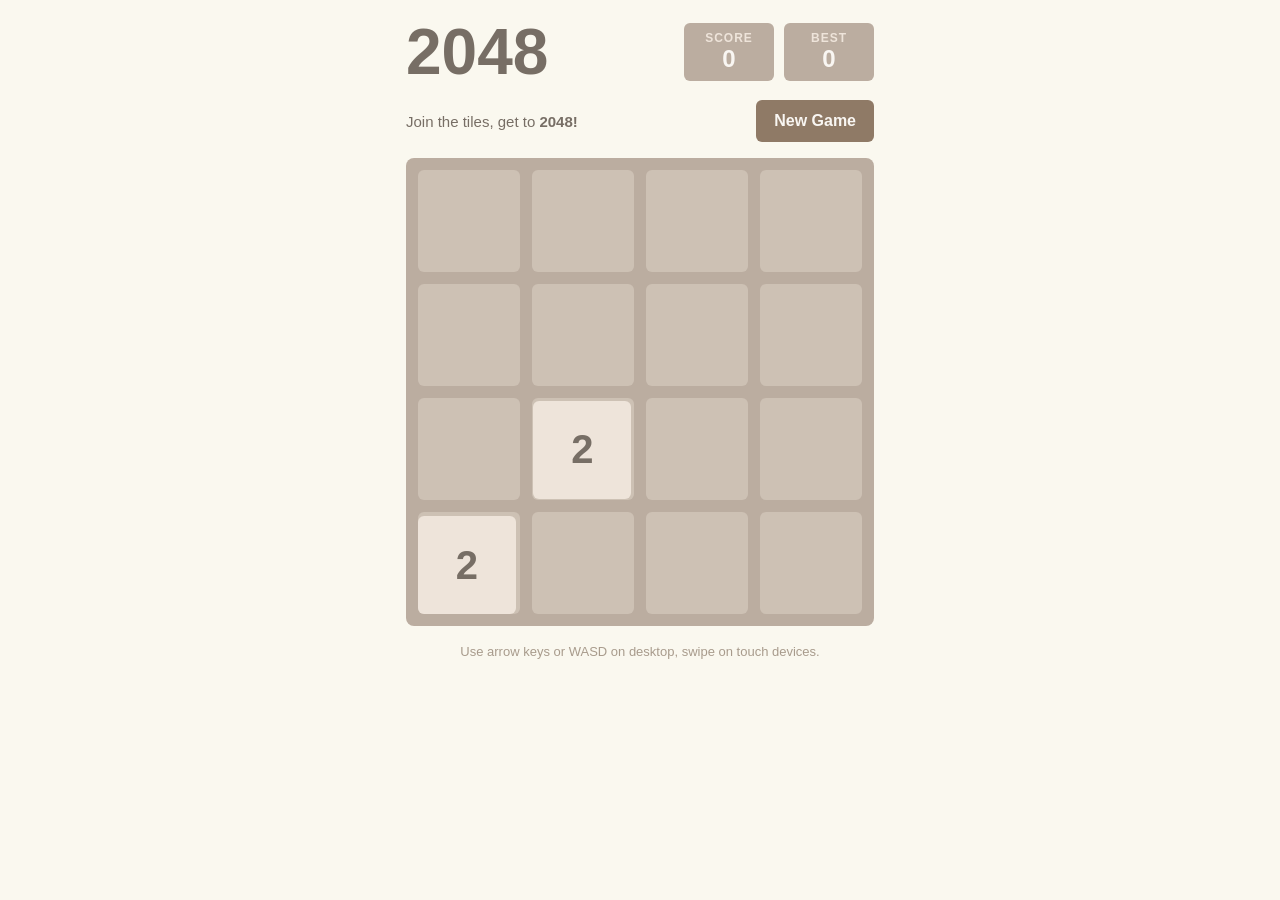
<file: 2048/index.html>
<!DOCTYPE html>
<html lang="en">
<head>
<meta charset="UTF-8">
<meta name="viewport" content="width=device-width, initial-scale=1.0, user-scalable=no">
<title>2048</title>
<style>
  :root {
    --bg: #faf8ef;
    --board: #bbada0;
    --cell: #cdc1b4;
    --text-dark: #776e65;
    --text-light: #f9f6f2;
  }
  * { box-sizing: border-box; margin: 0; padding: 0; }
  html, body {
    background: var(--bg);
    font-family: "Clear Sans", "Helvetica Neue", Arial, sans-serif;
    color: var(--text-dark);
    -webkit-user-select: none;
    user-select: none;
    touch-action: none;
  }
  .wrap {
    max-width: 500px;
    margin: 0 auto;
    padding: 20px 16px;
  }
  .header {
    display: flex;
    align-items: center;
    justify-content: space-between;
    flex-wrap: wrap;
    gap: 10px;
    margin-bottom: 16px;
  }
  h1 { font-size: 64px; line-height: 1; }
  .scores { display: flex; gap: 10px; }
  .score-box {
    background: var(--board);
    color: var(--text-light);
    border-radius: 6px;
    padding: 8px 18px;
    text-align: center;
    min-width: 90px;
  }
  .score-box .label {
    font-size: 12px;
    text-transform: uppercase;
    color: #eee4da;
    font-weight: bold;
    letter-spacing: 1px;
  }
  .score-box .value { font-size: 24px; font-weight: bold; }
  .subbar {
    display: flex;
    align-items: center;
    justify-content: space-between;
    margin-bottom: 16px;
    gap: 10px;
  }
  .subbar p { font-size: 15px; line-height: 1.4; }
  .subbar p b { color: var(--text-dark); }
  button.new {
    background: #8f7a66;
    color: var(--text-light);
    border: none;
    border-radius: 6px;
    padding: 12px 18px;
    font-size: 16px;
    font-weight: bold;
    cursor: pointer;
    white-space: nowrap;
  }
  button.new:hover { background: #9f8b77; }
  .board {
    position: relative;
    background: var(--board);
    border-radius: 8px;
    padding: var(--gap);
    width: 100%;
    aspect-ratio: 1 / 1;
    --gap: 12px;
    --size: 4;
  }
  .grid-bg {
    position: absolute;
    inset: var(--gap);
    display: grid;
    grid-template-columns: repeat(var(--size), 1fr);
    grid-template-rows: repeat(var(--size), 1fr);
    gap: var(--gap);
  }
  .grid-cell { background: var(--cell); border-radius: 6px; }
  .tiles { position: absolute; inset: var(--gap); }
  .tile {
    position: absolute;
    display: flex;
    align-items: center;
    justify-content: center;
    border-radius: 6px;
    font-weight: bold;
    background: #eee4da;
    color: var(--text-dark);
    transition: transform 120ms ease-in-out;
    font-size: clamp(20px, 7vw, 40px);
  }
  .tile.new { animation: pop 160ms ease; }
  .tile.merged { animation: pop 160ms ease; z-index: 5; }
  @keyframes pop {
    0% { transform: scale(0); }
    60% { transform: scale(1.12); }
    100% { transform: scale(1); }
  }
  .tile[data-val="2"]    { background:#eee4da; }
  .tile[data-val="4"]    { background:#ede0c8; }
  .tile[data-val="8"]    { background:#f2b179; color:var(--text-light); }
  .tile[data-val="16"]   { background:#f59563; color:var(--text-light); }
  .tile[data-val="32"]   { background:#f67c5f; color:var(--text-light); }
  .tile[data-val="64"]   { background:#f65e3b; color:var(--text-light); }
  .tile[data-val="128"]  { background:#edcf72; color:var(--text-light); font-size:clamp(17px,6vw,34px);}
  .tile[data-val="256"]  { background:#edcc61; color:var(--text-light); font-size:clamp(17px,6vw,34px);}
  .tile[data-val="512"]  { background:#edc850; color:var(--text-light); font-size:clamp(17px,6vw,34px);}
  .tile[data-val="1024"] { background:#edc53f; color:var(--text-light); font-size:clamp(14px,5vw,28px);}
  .tile[data-val="2048"] { background:#edc22e; color:var(--text-light); font-size:clamp(14px,5vw,28px);}
  .tile[data-big]        { background:#3c3a32; color:var(--text-light); font-size:clamp(13px,4.5vw,26px);}
  .overlay {
    position: absolute;
    inset: 0;
    display: none;
    flex-direction: column;
    align-items: center;
    justify-content: center;
    border-radius: 8px;
    z-index: 10;
    gap: 16px;
  }
  .overlay.show { display: flex; }
  .overlay.win  { background: rgba(237,194,46,0.5); }
  .overlay.lose { background: rgba(238,228,218,0.73); }
  .overlay .msg { font-size: 48px; font-weight: bold; }
  .footer { margin-top: 18px; font-size: 13px; color:#a89b8c; text-align:center; }
</style>
</head>
<body>
<div class="wrap">
  <div class="header">
    <h1>2048</h1>
    <div class="scores">
      <div class="score-box"><div class="label">Score</div><div class="value" id="score">0</div></div>
      <div class="score-box"><div class="label">Best</div><div class="value" id="best">0</div></div>
    </div>
  </div>
  <div class="subbar">
    <p>Join the tiles, get to <b>2048!</b></p>
    <button class="new" id="new">New Game</button>
  </div>
  <div class="board" id="board">
    <div class="grid-bg" id="gridBg"></div>
    <div class="tiles" id="tiles"></div>
    <div class="overlay" id="overlay">
      <div class="msg" id="overlayMsg"></div>
      <button class="new" id="keepGoing" style="display:none">Keep going</button>
      <button class="new" id="tryAgain">Try again</button>
    </div>
  </div>
  <p class="footer">Use arrow keys or WASD on desktop, swipe on touch devices.</p>
</div>

<script>
(function () {
  const SIZE = 4;
  const boardEl = document.getElementById("board");
  const gridBg = document.getElementById("gridBg");
  const tilesEl = document.getElementById("tiles");
  const scoreEl = document.getElementById("score");
  const bestEl = document.getElementById("best");
  const overlay = document.getElementById("overlay");
  const overlayMsg = document.getElementById("overlayMsg");
  const keepGoingBtn = document.getElementById("keepGoing");
  const tryAgainBtn = document.getElementById("tryAgain");

  let grid, score, best, won, over, keepPlaying;
  let nextId = 1;

  best = Number(localStorage.getItem("best2048") || 0);

  // Build static background cells
  for (let i = 0; i < SIZE * SIZE; i++) {
    const c = document.createElement("div");
    c.className = "grid-cell";
    gridBg.appendChild(c);
  }

  function emptyGrid() {
    return Array.from({ length: SIZE }, () => Array(SIZE).fill(null));
  }

  function emptyCells() {
    const cells = [];
    for (let r = 0; r < SIZE; r++)
      for (let c = 0; c < SIZE; c++)
        if (!grid[r][c]) cells.push({ r, c });
    return cells;
  }

  function addRandomTile() {
    const cells = emptyCells();
    if (!cells.length) return;
    const { r, c } = cells[Math.floor(Math.random() * cells.length)];
    grid[r][c] = { id: nextId++, val: Math.random() < 0.9 ? 2 : 4, isNew: true };
  }

  function init() {
    grid = emptyGrid();
    score = 0;
    won = false;
    over = false;
    keepPlaying = false;
    addRandomTile();
    addRandomTile();
    overlay.className = "overlay";
    render();
  }

  function render() {
    tilesEl.innerHTML = "";
    const n = SIZE;
    // Layout math in percentages of the tiles container (which is inset by gap already).
    // Container holds n tiles + (n-1) gaps. Let gap fraction g of container width.
    const g = 0.04; // gap as fraction of container
    const tileFrac = (1 - g * (n - 1)) / n;
    const step = tileFrac + g;

    for (let r = 0; r < n; r++) {
      for (let c = 0; c < n; c++) {
        const cell = grid[r][c];
        if (!cell) continue;
        const t = document.createElement("div");
        t.className = "tile";
        t.dataset.val = cell.val;
        if (cell.val > 2048) t.dataset.big = "1";
        t.textContent = cell.val;
        t.style.width = (tileFrac * 100) + "%";
        t.style.height = (tileFrac * 100) + "%";
        t.style.left = (c * step * 100) + "%";
        t.style.top = (r * step * 100) + "%";
        if (cell.isNew) t.classList.add("new");
        if (cell.merged) t.classList.add("merged");
        tilesEl.appendChild(t);
        cell.isNew = false;
        cell.merged = false;
      }
    }
    scoreEl.textContent = score;
    if (score > best) { best = score; localStorage.setItem("best2048", best); }
    bestEl.textContent = best;
  }

  // Movement: build a line, slide+merge toward start, return {line, gained, moved}
  function slide(line) {
    const tiles = line.filter(Boolean);
    const result = [];
    let gained = 0;
    for (let i = 0; i < tiles.length; i++) {
      if (i + 1 < tiles.length && tiles[i].val === tiles[i + 1].val) {
        const mergedVal = tiles[i].val * 2;
        result.push({ id: tiles[i].id, val: mergedVal, merged: true });
        gained += mergedVal;
        if (mergedVal === 2048) won = true;
        i++;
      } else {
        result.push(tiles[i]);
      }
    }
    while (result.length < SIZE) result.push(null);
    return { line: result, gained };
  }

  function move(dir) {
    if (over) return;
    if ((won && !keepPlaying)) return;

    let moved = false;
    let gained = 0;
    const newGrid = emptyGrid();

    const lines = [];
    for (let i = 0; i < SIZE; i++) {
      const line = [];
      for (let j = 0; j < SIZE; j++) {
        let r, c;
        if (dir === "left")  { r = i; c = j; }
        if (dir === "right") { r = i; c = SIZE - 1 - j; }
        if (dir === "up")    { r = j; c = i; }
        if (dir === "down")  { r = SIZE - 1 - j; c = i; }
        line.push({ r, c, cell: grid[r][c] });
      }
      lines.push(line);
    }

    for (const line of lines) {
      const cells = line.map(x => x.cell);
      const { line: newLine, gained: g } = slide(cells);
      gained += g;
      for (let j = 0; j < SIZE; j++) {
        const { r, c } = line[j];
        const before = grid[r][c];
        const after = newLine[j];
        newGrid[r][c] = after;
        if ((before ? before.id : null) !== (after ? after.id : null) ||
            (before && after && before.val !== after.val)) {
          moved = true;
        }
      }
    }

    if (!moved) return;

    grid = newGrid;
    score += gained;
    addRandomTile();
    render();

    if (won && !keepPlaying) {
      showOverlay("win");
    } else if (!hasMoves()) {
      over = true;
      showOverlay("lose");
    }
  }

  function hasMoves() {
    if (emptyCells().length) return true;
    for (let r = 0; r < SIZE; r++)
      for (let c = 0; c < SIZE; c++) {
        const v = grid[r][c].val;
        if (c + 1 < SIZE && grid[r][c + 1].val === v) return true;
        if (r + 1 < SIZE && grid[r + 1][c].val === v) return true;
      }
    return false;
  }

  function showOverlay(type) {
    overlay.className = "overlay show " + type;
    if (type === "win") {
      overlayMsg.textContent = "You win!";
      keepGoingBtn.style.display = "";
    } else {
      overlayMsg.textContent = "Game over!";
      keepGoingBtn.style.display = "none";
    }
  }

  // Input
  const keyMap = {
    ArrowLeft: "left", ArrowRight: "right", ArrowUp: "up", ArrowDown: "down",
    a: "left", d: "right", w: "up", s: "down",
    A: "left", D: "right", W: "up", S: "down",
  };
  window.addEventListener("keydown", (e) => {
    const dir = keyMap[e.key];
    if (dir) { e.preventDefault(); move(dir); }
  });

  // Touch
  let startX = 0, startY = 0, touching = false;
  boardEl.addEventListener("touchstart", (e) => {
    const t = e.touches[0];
    startX = t.clientX; startY = t.clientY; touching = true;
  }, { passive: true });
  boardEl.addEventListener("touchend", (e) => {
    if (!touching) return;
    touching = false;
    const t = e.changedTouches[0];
    const dx = t.clientX - startX;
    const dy = t.clientY - startY;
    const ax = Math.abs(dx), ay = Math.abs(dy);
    if (Math.max(ax, ay) < 24) return;
    if (ax > ay) move(dx > 0 ? "right" : "left");
    else move(dy > 0 ? "down" : "up");
  }, { passive: true });

  document.getElementById("new").addEventListener("click", init);
  tryAgainBtn.addEventListener("click", init);
  keepGoingBtn.addEventListener("click", () => {
    keepPlaying = true;
    overlay.className = "overlay";
  });

  init();
})();
</script>
</body>
</html>
</file>
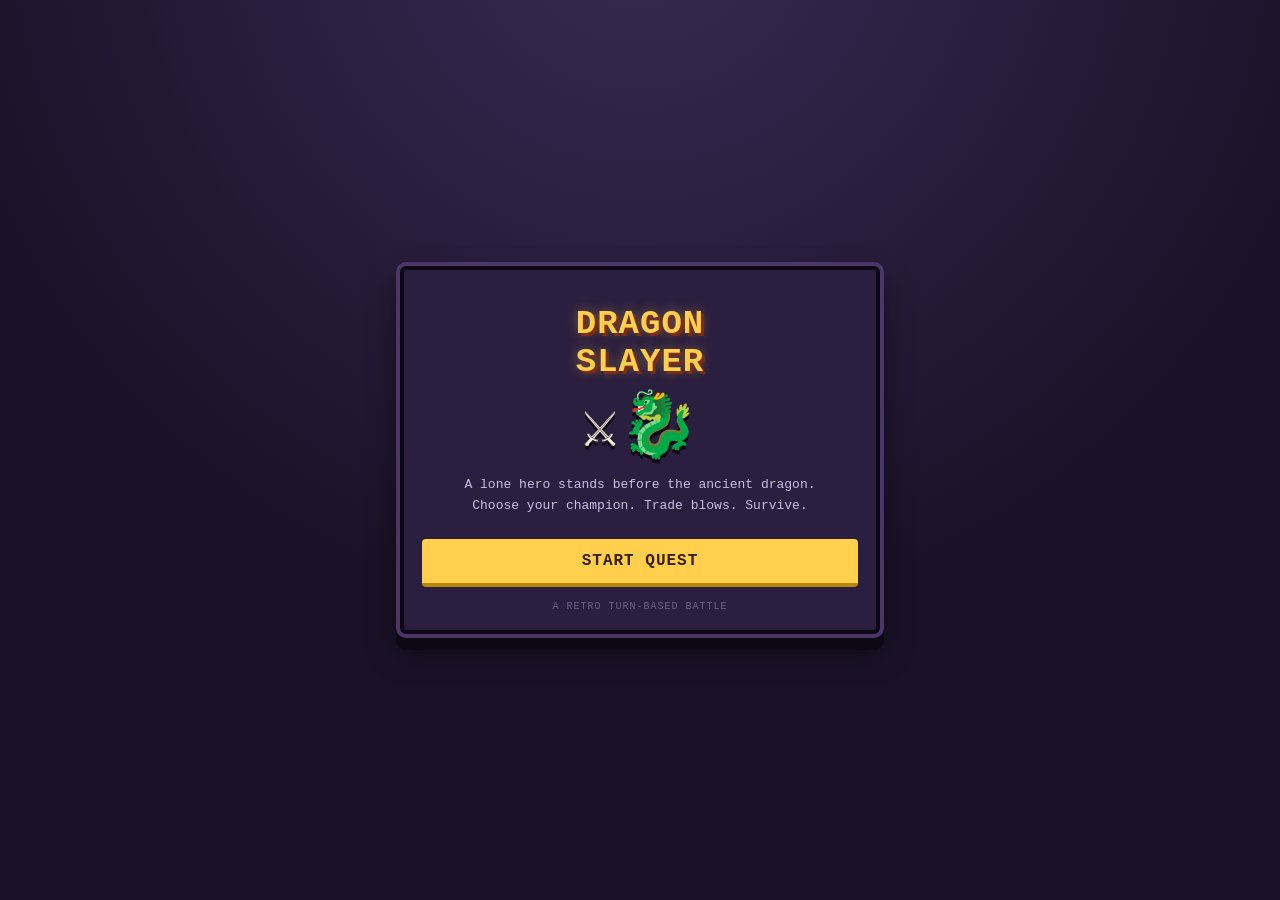
<file: pokemon-dragon/index.html>
<!DOCTYPE html>
<html lang="en">
<head>
<meta charset="UTF-8">
<meta name="viewport" content="width=device-width, initial-scale=1.0, user-scalable=no">
<title>Dragon Slayer</title>
<style>
  :root{
    --bg:#1b1228;
    --panel:#2b1f3f;
    --panel-light:#3a2a55;
    --ink:#f4ecd8;
    --gold:#ffcf4d;
    --red:#e0473f;
    --green:#4fd86a;
    --hp-back:#3a2a55;
    --border:#0c0814;
  }
  *{box-sizing:border-box;margin:0;padding:0;}
  html,body{
    height:100%;
    background:
      radial-gradient(circle at 50% -10%, #3a2a55 0%, #1b1228 60%) ;
    color:var(--ink);
    font-family:"Courier New",monospace;
    -webkit-user-select:none;user-select:none;
    image-rendering:pixelated;
  }
  body{display:flex;align-items:center;justify-content:center;padding:14px;}
  .frame{
    width:100%;max-width:480px;
    background:var(--panel);
    border:4px solid var(--border);
    border-radius:6px;
    box-shadow:0 0 0 4px #4a3768, 0 12px 0 4px #0c0814, 0 16px 30px rgba(0,0,0,.6);
    padding:18px;
    position:relative;
    overflow:hidden;
  }
  .screen{display:none;}
  .screen.active{display:block;animation:fadein .25s ease;}
  @keyframes fadein{from{opacity:0;}to{opacity:1;}}

  h1.title{
    text-align:center;font-size:34px;line-height:1.1;letter-spacing:1px;
    color:var(--gold);
    text-shadow:3px 3px 0 #7a2d12, 0 0 12px rgba(255,207,77,.4);
    margin:18px 0 6px;
  }
  .title-emoji{text-align:center;font-size:64px;margin:6px 0;filter:drop-shadow(0 4px 0 #0c0814);}
  .blurb{text-align:center;font-size:13px;line-height:1.6;color:#cbbce6;margin:10px 18px 22px;}

  .btn{
    display:block;width:100%;
    background:var(--gold);color:#3a1d05;
    border:none;border-bottom:4px solid #b8860a;border-radius:4px;
    padding:13px;font-family:inherit;font-size:16px;font-weight:bold;letter-spacing:1px;
    cursor:pointer;text-transform:uppercase;
    transition:transform .05s, filter .1s;
  }
  .btn:hover{filter:brightness(1.08);}
  .btn:active{transform:translateY(3px);border-bottom-width:1px;}
  .btn.secondary{background:var(--panel-light);color:var(--ink);border-bottom-color:#241834;}
  .btn:disabled{opacity:.45;cursor:not-allowed;filter:grayscale(.5);}

  /* ---- character select ---- */
  .select-title{text-align:center;font-size:20px;color:var(--gold);margin:8px 0 16px;letter-spacing:1px;}
  .cards{display:flex;flex-direction:column;gap:12px;}
  .card{
    display:flex;gap:12px;align-items:center;
    background:var(--panel-light);
    border:3px solid var(--border);border-radius:5px;
    padding:12px;cursor:pointer;
    transition:transform .08s, box-shadow .1s;
  }
  .card:hover{transform:translateY(-2px);box-shadow:0 6px 0 var(--border);}
  .card:active{transform:translateY(0);}
  .card .face{font-size:46px;line-height:1;flex:0 0 auto;width:58px;text-align:center;}
  .card .info{flex:1;}
  .card .cname{font-size:17px;font-weight:bold;color:var(--gold);}
  .card .weapon{font-size:12px;color:#cbbce6;margin:2px 0 6px;}
  .card .stats{display:flex;gap:8px;flex-wrap:wrap;font-size:11px;}
  .pill{background:var(--border);padding:2px 7px;border-radius:10px;}
  .pill.atk{color:#ff9b6b;}
  .pill.hp{color:var(--green);}
  .card .ability{font-size:11px;color:#9d8fc0;margin-top:5px;font-style:italic;}

  /* ---- battle ---- */
  .arena{
    background:linear-gradient(#241834,#191022);
    border:3px solid var(--border);border-radius:5px;
    padding:10px;position:relative;overflow:hidden;
    min-height:300px;
  }
  .combatant{display:flex;align-items:center;gap:10px;margin:6px 0;}
  .combatant.enemy{flex-direction:row-reverse;text-align:right;}
  .nameplate{flex:1;}
  .nameplate .n{font-size:14px;font-weight:bold;color:var(--gold);}
  .hpbar{
    height:14px;background:var(--hp-back);border:2px solid var(--border);border-radius:8px;
    overflow:hidden;margin-top:4px;position:relative;
  }
  .hpfill{
    height:100%;width:100%;
    background:linear-gradient(var(--green),#2fa34a);
    transition:width .45s cubic-bezier(.2,.8,.2,1);
  }
  .hpfill.mid{background:linear-gradient(#ffd24d,#e0a020);}
  .hpfill.low{background:linear-gradient(#ff6b5e,#d8362b);}
  .hptext{font-size:11px;color:#cbbce6;margin-top:2px;}
  .badges{display:flex;gap:6px;margin-top:4px;flex-wrap:wrap;}
  .badge{font-size:10px;padding:2px 6px;border-radius:8px;background:var(--border);}
  .badge.up{color:var(--gold);}
  .badge.down{color:#ff8a8a;}

  .sprite{
    font-size:62px;line-height:1;flex:0 0 auto;
    filter:drop-shadow(0 4px 0 rgba(0,0,0,.5));
    position:relative;transition:transform .15s;
  }
  .sprite.enemy{font-size:78px;}

  .stage{position:relative;height:120px;margin:8px 0 4px;}
  .stage .ground{
    position:absolute;left:0;right:0;bottom:0;height:26px;
    background:linear-gradient(#3a2a55,#2b1f3f);border-top:3px solid var(--border);
    border-radius:0 0 4px 4px;
  }
  .stage .hero{position:absolute;left:14px;bottom:18px;}
  .stage .boss{position:absolute;right:14px;bottom:24px;}

  /* attack / hit animations */
  @keyframes lungeRight{0%{transform:translateX(0);}40%{transform:translateX(180px) scale(1.05);}100%{transform:translateX(0);}}
  @keyframes lungeLeft{0%{transform:translateX(0);}40%{transform:translateX(-180px) scale(1.05);}100%{transform:translateX(0);}}
  .lunge-r{animation:lungeRight .45s ease;}
  .lunge-l{animation:lungeLeft .45s ease;}
  @keyframes shake{0%,100%{transform:translateX(0);}20%{transform:translateX(-8px) rotate(-4deg);}40%{transform:translateX(8px) rotate(4deg);}60%{transform:translateX(-6px);}80%{transform:translateX(6px);}}
  .shake{animation:shake .4s ease;}
  @keyframes flashred{0%,100%{filter:drop-shadow(0 4px 0 rgba(0,0,0,.5));}30%{filter:drop-shadow(0 0 14px #ff4d4d) brightness(1.6) hue-rotate(-20deg);}}
  .flash{animation:flashred .4s ease;}
  @keyframes glowGold{0%,100%{transform:scale(1);filter:drop-shadow(0 4px 0 rgba(0,0,0,.5));}50%{transform:scale(1.2);filter:drop-shadow(0 0 18px var(--gold)) brightness(1.3);}}
  .buff{animation:glowGold .5s ease;}
  @keyframes glowGreen{0%,100%{filter:drop-shadow(0 4px 0 rgba(0,0,0,.5));}50%{filter:drop-shadow(0 0 18px var(--green)) brightness(1.3);}}
  .healfx{animation:glowGreen .5s ease;}
  @keyframes dodgeStep{0%{transform:translateX(0);opacity:1;}30%{transform:translateX(-26px);opacity:.4;}60%{transform:translateX(-26px);opacity:.4;}100%{transform:translateX(0);opacity:1;}}
  .dodge{animation:dodgeStep .5s ease;}
  @keyframes faint{0%{transform:translateY(0) rotate(0);opacity:1;}100%{transform:translateY(40px) rotate(70deg);opacity:0;}}
  .faint{animation:faint .8s forwards ease-in;}

  /* floating numbers */
  .floater{
    position:absolute;font-size:22px;font-weight:bold;pointer-events:none;
    text-shadow:2px 2px 0 #000;animation:floatUp 1s forwards ease-out;z-index:6;
  }
  @keyframes floatUp{0%{transform:translateY(0);opacity:0;}15%{opacity:1;}100%{transform:translateY(-50px);opacity:0;}}
  .floater.dmg{color:#ff6b5e;}
  .floater.heal{color:var(--green);}
  .floater.txt{color:var(--gold);font-size:18px;}

  /* projectile */
  .proj{position:absolute;font-size:26px;z-index:5;pointer-events:none;}

  .log{
    background:var(--border);border-radius:4px;
    padding:9px 11px;margin-top:10px;min-height:40px;
    font-size:13px;line-height:1.4;color:var(--ink);
  }
  .log .round{color:#9d8fc0;font-size:11px;}
  .actions{display:flex;gap:10px;margin-top:12px;}
  .actions .btn{flex:1;}

  /* result overlay */
  .overlay{
    position:absolute;inset:0;display:none;
    flex-direction:column;align-items:center;justify-content:center;gap:18px;
    background:rgba(12,8,20,.88);z-index:20;padding:24px;text-align:center;
  }
  .overlay.show{display:flex;animation:fadein .3s ease;}
  .overlay .big{font-size:42px;font-weight:bold;letter-spacing:2px;}
  .overlay.win .big{color:var(--gold);text-shadow:3px 3px 0 #7a2d12;}
  .overlay.lose .big{color:#ff6b5e;text-shadow:3px 3px 0 #3a0c08;}
  .overlay .sub{font-size:14px;color:#cbbce6;}
  .overlay .obtns{display:flex;flex-direction:column;gap:10px;width:100%;max-width:240px;}
  .footer{text-align:center;font-size:10px;color:#6d5f8c;margin-top:14px;letter-spacing:1px;}
</style>
</head>
<body>
<div class="frame">

  <!-- ============ MENU ============ -->
  <section class="screen active" id="screen-menu">
    <h1 class="title">DRAGON<br>SLAYER</h1>
    <div class="title-emoji">⚔️🐉</div>
    <p class="blurb">A lone hero stands before the ancient dragon.<br>Choose your champion. Trade blows. Survive.</p>
    <button class="btn" id="startBtn">Start Quest</button>
    <p class="footer">A RETRO TURN-BASED BATTLE</p>
  </section>

  <!-- ============ SELECT ============ -->
  <section class="screen" id="screen-select">
    <div class="select-title">⚔ CHOOSE YOUR HERO ⚔</div>
    <div class="cards" id="cards"></div>
  </section>

  <!-- ============ BATTLE ============ -->
  <section class="screen" id="screen-battle">
    <div class="arena">
      <!-- enemy plate -->
      <div class="combatant enemy">
        <div class="nameplate">
          <div class="n" id="bossName">Dragon</div>
          <div class="hpbar"><div class="hpfill" id="bossHp"></div></div>
          <div class="hptext" id="bossHpText"></div>
        </div>
      </div>

      <div class="stage">
        <div class="ground"></div>
        <div class="sprite enemy boss" id="bossSprite">🐉</div>
        <div class="sprite hero" id="heroSprite">🛡️</div>
      </div>

      <!-- hero plate -->
      <div class="combatant">
        <div class="nameplate">
          <div class="n" id="heroName">Hero</div>
          <div class="hpbar"><div class="hpfill" id="heroHp"></div></div>
          <div class="hptext" id="heroHpText"></div>
          <div class="badges" id="heroBadges"></div>
        </div>
      </div>

      <div class="overlay" id="overlay">
        <div class="big" id="overlayBig"></div>
        <div class="sub" id="overlaySub"></div>
        <div class="obtns">
          <button class="btn" id="againBtn">Play Again</button>
          <button class="btn secondary" id="menuBtn">Main Menu</button>
        </div>
      </div>
    </div>

    <div class="log" id="log"><span class="round" id="roundLabel">Round 1</span><br><span id="logText">A wild Dragon appears!</span></div>

    <div class="actions">
      <button class="btn" id="attackBtn">⚔ Attack</button>
      <button class="btn secondary" id="strBtn">↑ Strengthen</button>
    </div>
  </section>

</div>

<script>
(function(){
  "use strict";

  // ---------- character data ----------
  const CHARS = {
    knight:{ key:"knight", name:"Knight", emoji:"🛡️", weapon:"Sword ⚔️", weaponIcon:"🗡️",
      atk:30, hp:100, ability:"Mighty blows — highest attack." , special:null },
    witch:{ key:"witch", name:"Witch", emoji:"🧙", weapon:"Staff 🪄", weaponIcon:"✨",
      atk:12, hp:125, ability:"Restores 10 HP every round.", special:"heal" },
    archer:{ key:"archer", name:"Archer", emoji:"🏹", weapon:"Bow 🏹", weaponIcon:"➶",
      atk:20, hp:75, ability:"50% chance to dodge attacks.", special:"dodge" },
  };

  const DRAGON = { name:"Ancient Dragon", emoji:"🐉", hp:220, atk:18, heal:24 };

  const STACK_CAP = 3;
  const STR_MULT = 1.5;
  const WEAK_MULT = 0.5;

  // ---------- state ----------
  let S = null;
  let busy = false;

  // ---------- dom ----------
  const $ = id => document.getElementById(id);
  const screens = {
    menu:$("screen-menu"), select:$("screen-select"), battle:$("screen-battle")
  };
  function show(name){
    Object.values(screens).forEach(s=>s.classList.remove("active"));
    screens[name].classList.add("active");
  }

  // ---------- menu ----------
  $("startBtn").addEventListener("click", ()=>{ buildCards(); show("select"); });

  function buildCards(){
    const wrap = $("cards");
    wrap.innerHTML = "";
    Object.values(CHARS).forEach(c=>{
      const card = document.createElement("div");
      card.className = "card";
      const atkLabel = c.atk>=30?"High":c.atk<=12?"Low":"Normal";
      card.innerHTML =
        `<div class="face">${c.emoji}</div>
         <div class="info">
           <div class="cname">${c.name}</div>
           <div class="weapon">${c.weapon}</div>
           <div class="stats">
             <span class="pill atk">ATK ${atkLabel} (${c.atk})</span>
             <span class="pill hp">HP ${c.hp}</span>
           </div>
           <div class="ability">${c.ability}</div>
         </div>`;
      card.addEventListener("click", ()=>startBattle(c.key));
      wrap.appendChild(card);
    });
  }

  // ---------- battle setup ----------
  function startBattle(key){
    const c = CHARS[key];
    S = {
      hero:{ ...c, maxHp:c.hp, curHp:c.hp },
      boss:{ ...DRAGON, maxHp:DRAGON.hp, curHp:DRAGON.hp },
      buff:0, round:1, done:false
    };
    busy = false;
    $("overlay").className = "overlay";
    $("heroSprite").textContent = c.emoji;
    $("heroSprite").className = "sprite hero";
    $("bossSprite").textContent = DRAGON.emoji;
    $("bossSprite").className = "sprite enemy boss";
    $("heroName").textContent = c.name;
    $("bossName").textContent = DRAGON.name;
    setLog(`A wild ${DRAGON.name} appears!`);
    setButtons(true);
    render();
    show("battle");
  }

  // ---------- rendering ----------
  function hpClass(cur,max){
    const r = cur/max;
    return r<=0.25?"low":r<=0.5?"mid":"";
  }
  function render(){
    const h=S.hero, b=S.boss;
    const hf=$("heroHp"), bf=$("bossHp");
    hf.style.width = Math.max(0,(h.curHp/h.maxHp*100))+"%";
    bf.style.width = Math.max(0,(b.curHp/b.maxHp*100))+"%";
    hf.className = "hpfill "+hpClass(h.curHp,h.maxHp);
    bf.className = "hpfill "+hpClass(b.curHp,b.maxHp);
    $("heroHpText").textContent = `${Math.max(0,Math.round(h.curHp))} / ${h.maxHp} HP`;
    $("bossHpText").textContent = `${Math.max(0,Math.round(b.curHp))} / ${b.maxHp} HP`;
    $("roundLabel").textContent = "Round "+S.round;

    // badges
    const badges = $("heroBadges");
    badges.innerHTML = "";
    const mult = playerMult();
    const mb = document.createElement("span");
    mb.className = "badge "+(mult>1?"up":mult<1?"down":"");
    mb.textContent = "DMG ×"+fmt(mult);
    badges.appendChild(mb);
    if(S.buff>0) addBadge(badges,"up","↑ Str "+S.buff);
    if(S.buff<0) addBadge(badges,"down","↓ Weak "+(-S.buff));
    if(S.hero.special==="dodge") addBadge(badges,"up","Dodge 50%");
    if(S.hero.special==="heal") addBadge(badges,"up","Regen +10");
  }
  function addBadge(parent,kind,txt){
    const s=document.createElement("span");
    s.className="badge "+kind; s.textContent=txt; parent.appendChild(s);
  }
  function fmt(n){ return (Math.round(n*100)/100).toString(); }

  function playerMult(){
    // single combined buff value: + = strengthened (×1.5 each), - = weakened (×0.5 each)
    return S.buff>=0 ? Math.pow(STR_MULT,S.buff) : Math.pow(WEAK_MULT,-S.buff);
  }
  function setLog(txt){ $("logText").textContent = txt; }
  function setButtons(on){
    $("attackBtn").disabled = !on;
    $("strBtn").disabled = !on;
  }

  // ---------- effects ----------
  function delay(ms){ return new Promise(r=>setTimeout(r,ms)); }

  function floater(targetSprite, text, cls){
    const stage = targetSprite.parentElement;
    const f = document.createElement("div");
    f.className = "floater "+cls;
    f.textContent = text;
    const isHero = targetSprite.classList.contains("hero");
    f.style.bottom = "70px";
    f.style[isHero?"left":"right"] = "26px";
    stage.appendChild(f);
    setTimeout(()=>f.remove(),1000);
  }

  function projectile(fromHero, icon){
    const stage = $("heroSprite").parentElement;
    const p = document.createElement("div");
    p.className="proj";
    p.textContent=icon;
    p.style.bottom="60px";
    stage.appendChild(p);
    if(fromHero){
      p.style.left="70px";
      p.animate([{left:"70px"},{left:"330px"}],{duration:380,easing:"ease-in"});
    }else{
      p.style.right="80px";
      p.animate([{right:"80px"},{right:"330px"}],{duration:380,easing:"ease-in"});
    }
    setTimeout(()=>p.remove(),380);
  }

  async function heroAttackFx(){
    const hs=$("heroSprite"), bs=$("bossSprite");
    const c = S.hero;
    if(c.special==="dodge" || c.key==="archer"){
      // ranged: shoot arrow
      projectile(true,"➳");
      await delay(380);
    }else if(c.key==="witch"){
      projectile(true,"🔮");
      await delay(380);
    }else{
      hs.classList.add("lunge-r");
      await delay(300);
    }
    bs.classList.add("shake","flash");
    await delay(200);
    hs.classList.remove("lunge-r");
    bs.classList.remove("shake","flash");
  }

  async function bossAttackFx(){
    const bs=$("bossSprite"), hs=$("heroSprite");
    bs.classList.add("lunge-l");
    await delay(300);
    hs.classList.add("shake","flash");
    await delay(200);
    bs.classList.remove("lunge-l");
    hs.classList.remove("shake","flash");
  }

  // ---------- combat math ----------
  function variance(base){
    const v = 0.9 + Math.random()*0.2; // ±10%
    return Math.max(1, Math.round(base*v));
  }

  // ---------- player turn ----------
  async function playerAttack(){
    const dmg = variance(S.hero.atk * playerMult());
    await heroAttackFx();
    S.boss.curHp = Math.max(0, S.boss.curHp - dmg);
    floater($("bossSprite"), "-"+dmg, "dmg");
    setLog(`${S.hero.name} strikes with ${S.hero.weapon} for ${dmg} damage!`);
    render();
  }

  async function playerStrengthen(){
    if(S.buff < STACK_CAP) S.buff++;
    const hs=$("heroSprite");
    hs.classList.add("buff");
    floater(hs,"↑ STR","txt");
    await delay(500);
    hs.classList.remove("buff");
    setLog(`${S.hero.name} channels power! Damage is now ×${fmt(playerMult())}.`);
    render();
  }

  async function witchRegen(){
    if(S.hero.special!=="heal") return;
    if(S.hero.curHp >= S.hero.maxHp) return;
    const before = S.hero.curHp;
    S.hero.curHp = Math.min(S.hero.maxHp, S.hero.curHp+10);
    const gained = Math.round(S.hero.curHp-before);
    if(gained>0){
      const hs=$("heroSprite");
      hs.classList.add("healfx");
      floater(hs,"+"+gained,"heal");
      setLog(`The Witch's staff restores ${gained} HP.`);
      render();
      await delay(500);
      hs.classList.remove("healfx");
    }
  }

  // ---------- dragon AI ----------
  function chooseDragonAction(){
    const hpRatio = S.boss.curHp/S.boss.maxHp;
    let w = { attack:60, heal:0, weaken:15 };
    if(hpRatio < 0.30) w.heal = 70;            // desperate heal
    else if(hpRatio < 0.55) w.heal = 25;
    if(S.buff >= 2 && S.buff > -STACK_CAP) w.weaken += 45;
    if(S.buff <= -STACK_CAP) w.weaken = 0; // already fully weakened
    const total = w.attack+w.heal+w.weaken;
    let roll = Math.random()*total;
    if((roll-=w.attack)<0) return "attack";
    if((roll-=w.heal)<0) return "heal";
    return "weaken";
  }

  async function dragonTurn(){
    const action = chooseDragonAction();
    if(action==="attack"){
      // archer dodge check
      if(S.hero.special==="dodge" && Math.random()<0.5){
        const hs=$("heroSprite");
        projectile(false,"🔥");
        await delay(380);
        hs.classList.add("dodge");
        floater(hs,"DODGE!","txt");
        setLog(`The Dragon breathes fire — ${S.hero.name} dodges!`);
        await delay(500);
        hs.classList.remove("dodge");
        return;
      }
      const dmg = variance(S.boss.atk);
      await bossAttackFx();
      S.hero.curHp = Math.max(0, S.hero.curHp - dmg);
      floater($("heroSprite"),"-"+dmg,"dmg");
      setLog(`The Dragon attacks for ${dmg} damage!`);
      render();
    }else if(action==="heal"){
      const before = S.boss.curHp;
      S.boss.curHp = Math.min(S.boss.maxHp, S.boss.curHp + S.boss.heal);
      const g = Math.round(S.boss.curHp-before);
      const bs=$("bossSprite");
      bs.classList.add("healfx");
      floater(bs,"+"+g,"heal");
      setLog(`The Dragon licks its wounds and heals ${g} HP.`);
      render();
      await delay(500);
      bs.classList.remove("healfx");
    }else{ // weaken
      if(S.buff > -STACK_CAP) S.buff--;
      const hs=$("heroSprite");
      // ominous purple-ish glow reuse shake
      hs.classList.add("shake");
      floater(hs,"↓ WEAK","dmg");
      setLog(`The Dragon roars! ${S.hero.name}'s damage drops to ×${fmt(playerMult())}.`);
      render();
      await delay(450);
      hs.classList.remove("shake");
    }
  }

  // ---------- round controller ----------
  async function takeTurn(playerAction){
    if(busy || S.done) return;
    busy = true;
    setButtons(false);

    // 1. player action
    if(playerAction==="attack") await playerAttack();
    else await playerStrengthen();
    await delay(250);

    // 2. witch passive regen
    await witchRegen();

    // 3. check boss dead
    if(S.boss.curHp <= 0){ return endBattle(true); }

    await delay(200);

    // 4. dragon turn
    await dragonTurn();
    await delay(250);

    // 5. check hero dead
    if(S.hero.curHp <= 0){ return endBattle(false); }

    // 6. next round
    S.round++;
    render();
    busy = false;
    setButtons(true);
  }

  async function endBattle(win){
    S.done = true;
    setButtons(false);
    const loserSprite = win ? $("bossSprite") : $("heroSprite");
    loserSprite.classList.add("faint");
    await delay(850);
    const ov = $("overlay");
    ov.className = "overlay show "+(win?"win":"lose");
    $("overlayBig").textContent = win ? "VICTORY!" : "DEFEAT";
    $("overlaySub").textContent = win
      ? `${S.hero.name} has slain the ${DRAGON.name}! (Round ${S.round})`
      : `The ${DRAGON.name} prevails... ${S.hero.name} has fallen.`;
    busy = false;
  }

  // ---------- wire battle buttons ----------
  $("attackBtn").addEventListener("click", ()=>takeTurn("attack"));
  $("strBtn").addEventListener("click", ()=>takeTurn("strengthen"));
  $("againBtn").addEventListener("click", ()=>{ buildCards(); $("overlay").className="overlay"; show("select"); });
  $("menuBtn").addEventListener("click", ()=>{ $("overlay").className="overlay"; show("menu"); });

})();
</script>
</body>
</html>
</file>
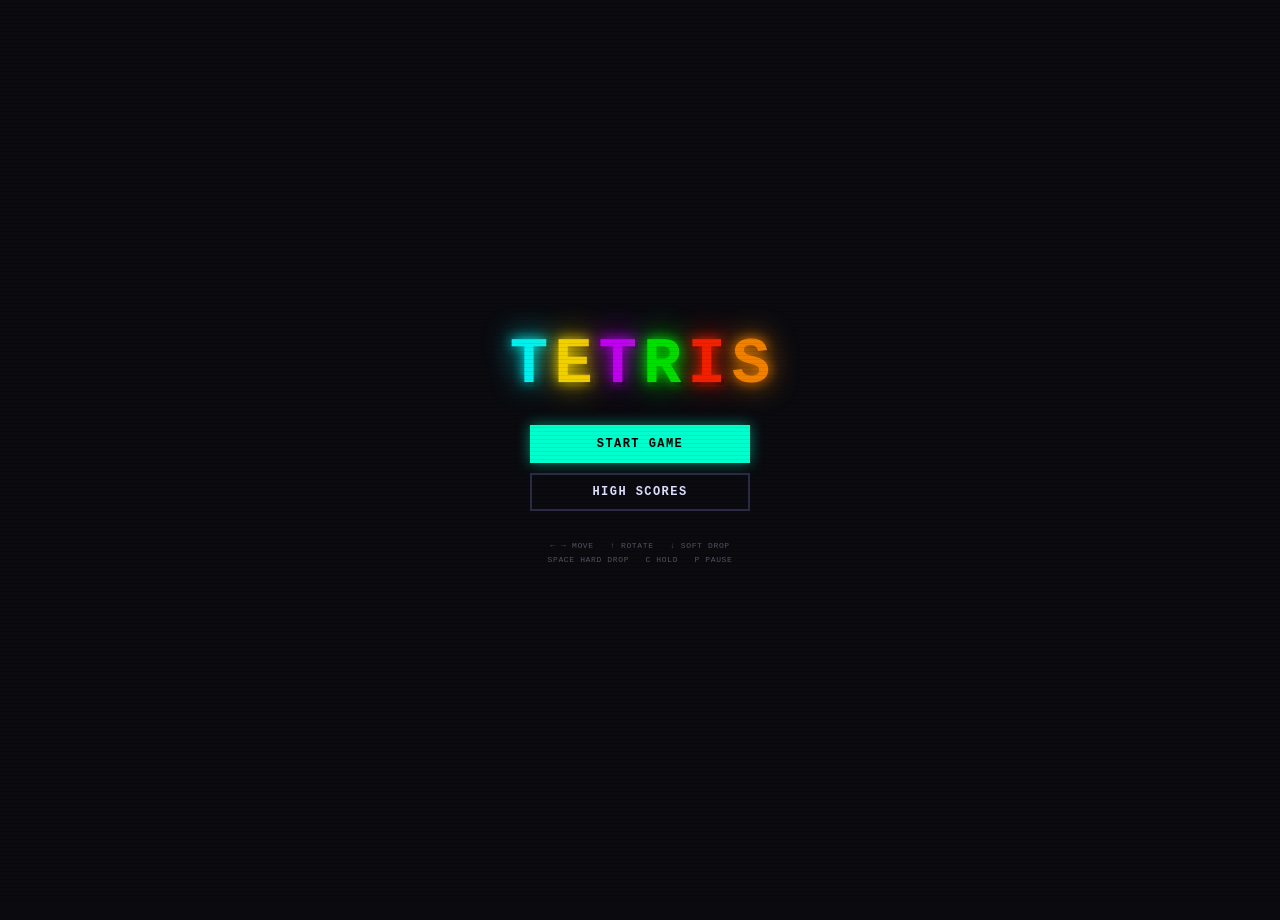
<file: tetris/index.html>
<!DOCTYPE html>
<html lang="en">
<head>
  <meta charset="UTF-8">
  <meta name="viewport" content="width=device-width, initial-scale=1.0, user-scalable=no">
  <title>TETRIS</title>
  <link rel="stylesheet" href="style.css">
</head>
<body>

  <!-- Main Menu -->
  <div id="screen-menu" class="screen active">
    <div class="menu-content">
      <div class="title-block">
        <span class="title-letter" style="--c:var(--piece-i)">T</span>
        <span class="title-letter" style="--c:var(--piece-o)">E</span>
        <span class="title-letter" style="--c:var(--piece-t)">T</span>
        <span class="title-letter" style="--c:var(--piece-s)">R</span>
        <span class="title-letter" style="--c:var(--piece-z)">I</span>
        <span class="title-letter" style="--c:var(--piece-l)">S</span>
      </div>
      <div class="menu-buttons">
        <button id="btn-start" class="btn btn-primary">START GAME</button>
        <button id="btn-scores" class="btn btn-secondary">HIGH SCORES</button>
      </div>
      <div class="menu-hint">
        ← → MOVE &nbsp; ↑ ROTATE &nbsp; ↓ SOFT DROP<br>
        SPACE HARD DROP &nbsp; C HOLD &nbsp; P PAUSE
      </div>
    </div>
  </div>

  <!-- High Scores Screen -->
  <div id="screen-scores" class="screen">
    <div class="scores-content">
      <div class="scores-title">HIGH SCORES</div>
      <table class="scores-table">
        <thead>
          <tr>
            <th>#</th>
            <th>NAME</th>
            <th>SCORE</th>
            <th>DATE</th>
          </tr>
        </thead>
        <tbody id="scores-body"></tbody>
      </table>
      <button id="btn-scores-back" class="btn btn-ghost">← BACK</button>
    </div>
  </div>

  <!-- Game Screen -->
  <div id="screen-game" class="screen">
    <div class="game-layout">

      <!-- Left panel (desktop: column; mobile: top stats row) -->
      <div class="side-panel side-left">
        <div class="stat-box">
          <div class="stat-label">SCORE</div>
          <div class="stat-value" id="display-score">0</div>
        </div>
        <div class="stat-box">
          <div class="stat-label">LEVEL</div>
          <div class="stat-value" id="display-level">1</div>
        </div>
        <div class="stat-box">
          <div class="stat-label">LINES</div>
          <div class="stat-value" id="display-lines">0</div>
        </div>
        <div class="stat-box preview-box">
          <div class="stat-label">HOLD</div>
          <canvas id="canvas-hold" width="80" height="64"></canvas>
        </div>
      </div>

      <!-- Board -->
      <div class="board-wrapper">
        <canvas id="canvas-board" width="300" height="600"></canvas>

        <div id="pause-overlay" class="board-overlay hidden">
          <div class="overlay-box">
            <div class="overlay-title">PAUSED</div>
            <button id="btn-resume" class="btn btn-primary">RESUME</button>
            <button id="btn-pause-menu" class="btn btn-ghost">MENU</button>
          </div>
        </div>

        <div id="gameover-overlay" class="board-overlay hidden">
          <div class="overlay-box">
            <div class="overlay-title">GAME OVER</div>
            <div class="stat-label" style="margin-bottom:4px">SCORE</div>
            <div class="overlay-score" id="gameover-score">0</div>
            <div id="initials-entry" class="initials-entry hidden">
              <div class="initials-label">NEW HIGH SCORE!</div>
              <div class="initials-label">ENTER NAME:</div>
              <input id="initials-input" class="initials-input" maxlength="3"
                     spellcheck="false" autocomplete="off" placeholder="AAA">
            </div>
            <div class="overlay-buttons">
              <button id="btn-play-again" class="btn btn-primary">PLAY AGAIN</button>
              <button id="btn-gameover-menu" class="btn btn-ghost">MENU</button>
            </div>
          </div>
        </div>
      </div>

      <!-- Right panel (desktop: column; mobile: hidden — next shown in mobile-panels) -->
      <div class="side-panel side-right">
        <div class="stat-box preview-box">
          <div class="stat-label">NEXT</div>
          <canvas id="canvas-next" width="80" height="64"></canvas>
        </div>
        <div class="controls-hint">
          <div class="hint-row">↑/Z ROTATE</div>
          <div class="hint-row">← → MOVE</div>
          <div class="hint-row">↓ SOFT DROP</div>
          <div class="hint-row">SPC HARD DROP</div>
          <div class="hint-row">C HOLD</div>
          <div class="hint-row">P PAUSE</div>
        </div>
      </div>

    </div>

    <!-- Mobile-only: hold + next previews below the board -->
    <div class="mobile-panels">
      <div class="stat-box mobile-preview-box">
        <div class="stat-label">HOLD</div>
        <canvas id="canvas-hold-m" width="60" height="48"></canvas>
      </div>
      <div class="stat-box mobile-preview-box">
        <div class="stat-label">NEXT</div>
        <canvas id="canvas-next-m" width="60" height="48"></canvas>
      </div>
    </div>

    <!-- Mobile-only: on-screen touch controls -->
    <div class="touch-controls" id="touch-controls">
      <div class="tc-row">
        <button class="tc-btn" id="tc-left">←</button>
        <button class="tc-btn" id="tc-rotate">↻</button>
        <button class="tc-btn" id="tc-right">→</button>
      </div>
      <div class="tc-row">
        <button class="tc-btn" id="tc-hold-btn">HOLD</button>
        <button class="tc-btn tc-wide" id="tc-drop">⬇ DROP</button>
        <button class="tc-btn" id="tc-pause-btn">⏸</button>
      </div>
    </div>

  </div>

  <!-- CRT scanline overlay -->
  <div class="scanlines" aria-hidden="true"></div>

  <script src="game.js"></script>
</body>
</html>
</file>
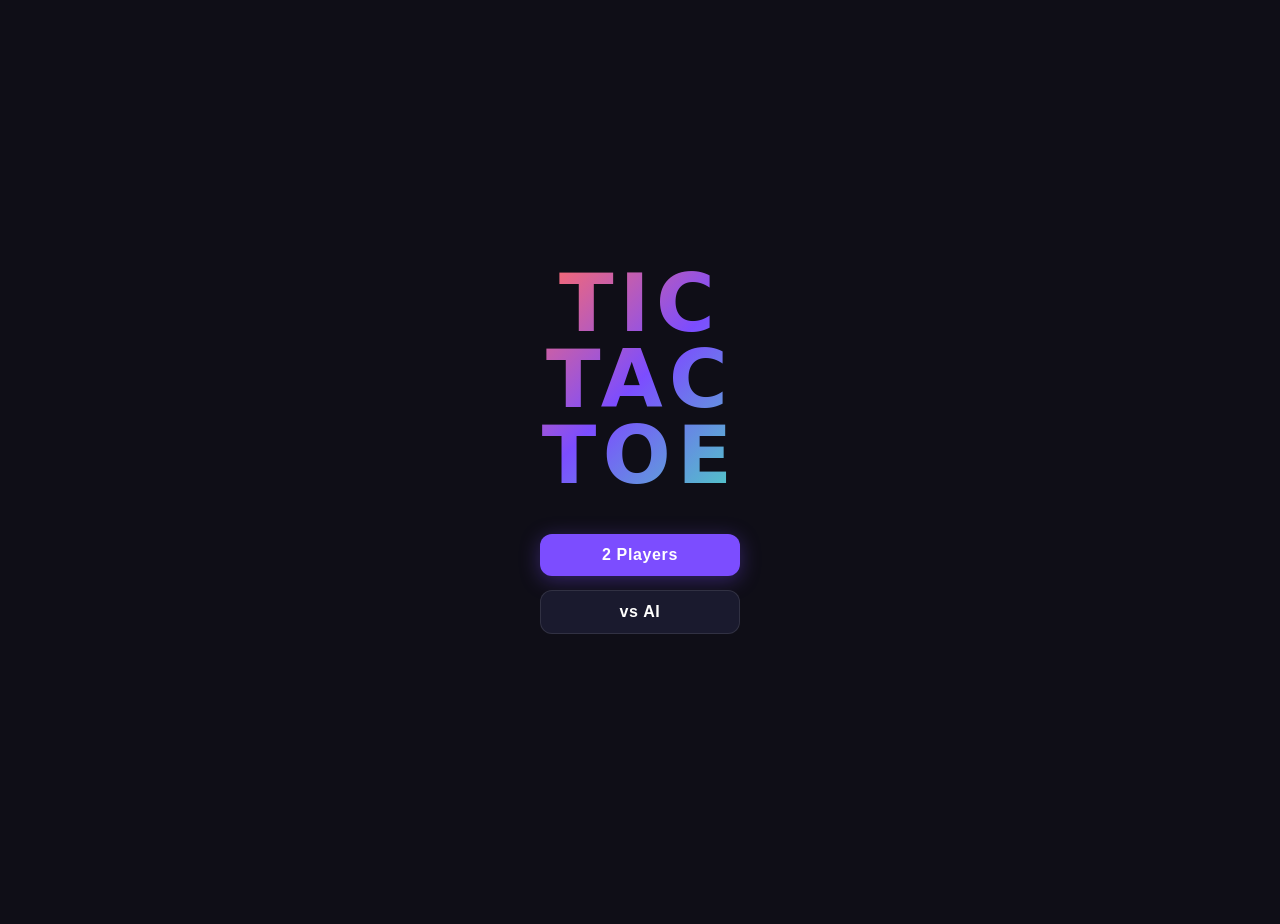
<file: tictactoe/index.html>
<!DOCTYPE html>
<html lang="en">
<head>
  <meta charset="UTF-8">
  <meta name="viewport" content="width=device-width, initial-scale=1.0, user-scalable=no">
  <title>Tic Tac Toe</title>
  <link rel="stylesheet" href="style.css">
</head>
<body>

  <!-- Main Menu -->
  <div id="screen-menu" class="screen active">
    <div class="menu-content">
      <h1 class="title">TIC<br>TAC<br>TOE</h1>
      <div class="menu-buttons">
        <button id="btn-pvp" class="btn btn-primary">2 Players</button>
        <button id="btn-pve" class="btn btn-secondary">vs AI</button>
      </div>
    </div>
  </div>

  <!-- Game Board -->
  <div id="screen-board" class="screen">
    <div class="board-header">
      <button id="btn-menu" class="btn btn-small">&#8592; Menu</button>
      <div id="game-info">
        <span id="turn-label">Player X's Turn</span>
        <span id="level-badge" class="level-badge hidden">Level 1</span>
      </div>
    </div>

    <div id="board" class="board">
      <div class="cell" data-index="0"></div>
      <div class="cell" data-index="1"></div>
      <div class="cell" data-index="2"></div>
      <div class="cell" data-index="3"></div>
      <div class="cell" data-index="4"></div>
      <div class="cell" data-index="5"></div>
      <div class="cell" data-index="6"></div>
      <div class="cell" data-index="7"></div>
      <div class="cell" data-index="8"></div>

      <!-- Game-over overlay sits inside the board for clean positioning -->
      <div id="game-over-overlay" class="overlay hidden">
        <div class="overlay-content">
          <div id="result-text" class="result-text"></div>
          <div id="result-subtitle" class="result-subtitle"></div>
          <div class="overlay-buttons">
            <button id="btn-next-level" class="btn btn-primary hidden">Next Level &#8594;</button>
            <button id="btn-retry" class="btn btn-secondary">Play Again</button>
            <button id="btn-back-menu" class="btn btn-ghost">Menu</button>
          </div>
        </div>
      </div>
    </div>
  </div>

  <!-- Victory Screen -->
  <div id="screen-victory" class="screen">
    <div class="victory-content">
      <div class="victory-star" id="victory-star"></div>
      <h1 class="victory-title">You Win!</h1>
      <p class="victory-sub">You defeated all 3 AI levels!</p>
      <div class="victory-buttons">
        <button id="btn-play-again" class="btn btn-primary">Play Again</button>
        <button id="btn-victory-menu" class="btn btn-ghost">Menu</button>
      </div>
    </div>
  </div>

  <script src="game.js"></script>
</body>
</html>
</file>
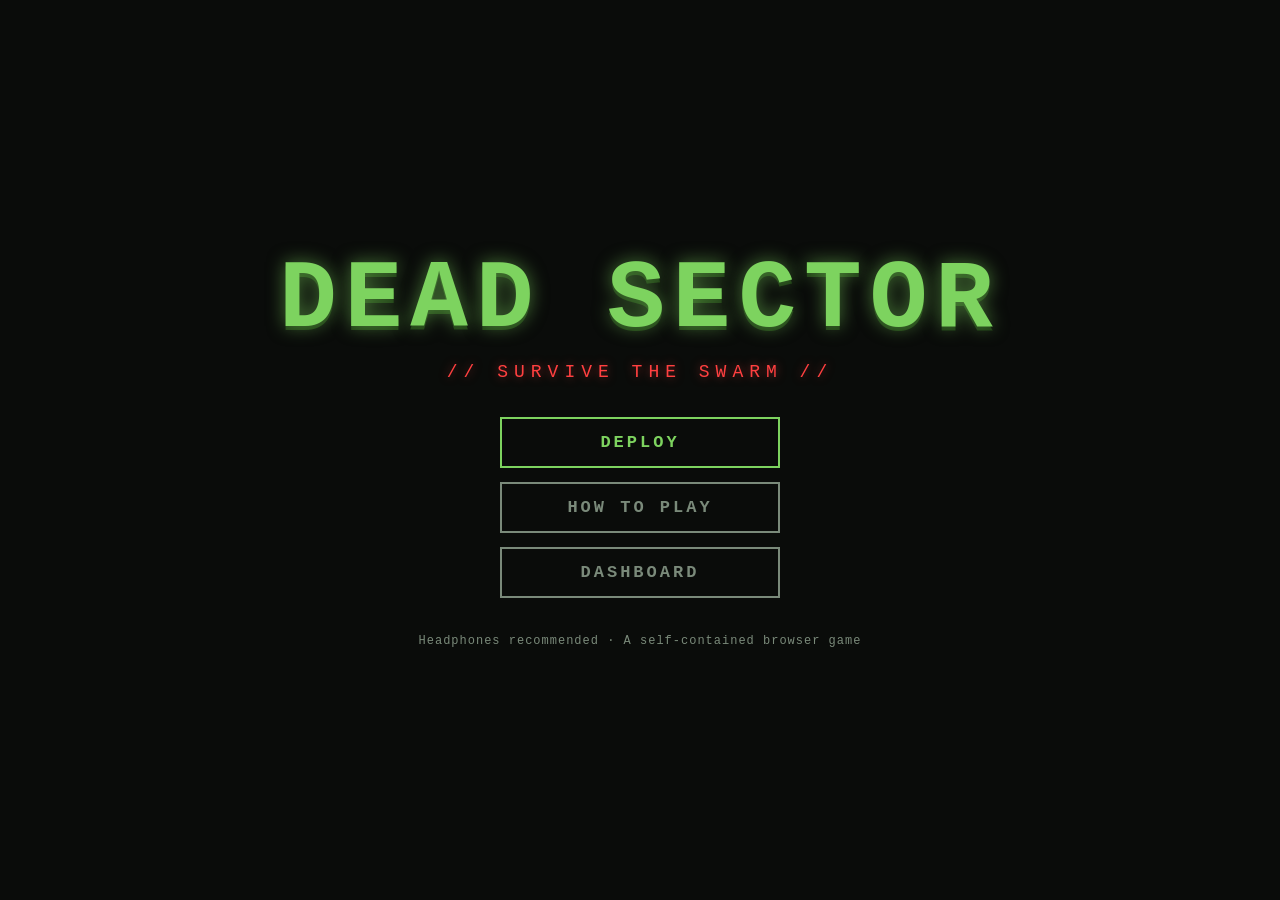
<file: zombie-shooter/index.html>
<!DOCTYPE html>
<html lang="en">
<head>
  <meta charset="UTF-8">
  <meta name="viewport" content="width=device-width, initial-scale=1.0, user-scalable=no">
  <title>DEAD SECTOR — Zombie Shooter</title>
  <link rel="stylesheet" href="style.css">
</head>
<body>
  <div id="app">

    <!-- ===== MAIN MENU ===== -->
    <div id="screen-menu" class="screen active">
      <div class="menu-content">
        <div class="title-block">
          <div class="title-main">DEAD SECTOR</div>
          <div class="title-sub">// SURVIVE THE SWARM //</div>
        </div>
        <div class="menu-buttons">
          <button id="btn-start" class="btn btn-primary">DEPLOY</button>
          <button id="btn-howto" class="btn btn-secondary">HOW TO PLAY</button>
          <button id="btn-dashboard" class="btn btn-secondary">DASHBOARD</button>
        </div>
        <div class="menu-foot">Headphones recommended · A self-contained browser game</div>
      </div>
    </div>

    <!-- ===== HOW TO PLAY ===== -->
    <div id="screen-howto" class="screen">
      <div class="panel">
        <div class="panel-title">HOW TO PLAY</div>
        <ul class="howto-list">
          <li><b>WASD</b> — move the soldier</li>
          <li><b>Mouse</b> — aim the flashlight &amp; gun (fires automatically)</li>
          <li><b>R</b> — reload early (auto-reloads when empty)</li>
          <li><b>Space / Left-click</b> — fire the RPG (when equipped)</li>
          <li><b>P / Esc</b> — pause</li>
          <li><b>M</b> — mute / unmute</li>
        </ul>
        <div class="howto-notes">
          The map is dark — your <span class="hl">flashlight cone</span> reveals zombies and walls
          block the light. You have <span class="hl">100 HP</span> and <span class="hl">100 armor</span>;
          armor takes damage first and regenerates if you stay safe — but once it
          <span class="hl">fully breaks</span> it won't recharge until you grab an
          <span class="hl">armor core</span>. Survive 5 rounds of escalating hordes, upgrade your
          weapon each round, then endure the <span class="hl">endless</span> round 6. Each kill is
          <span class="hl">+10</span>.
        </div>
        <button class="btn btn-secondary btn-back" data-back>BACK</button>
      </div>
    </div>

    <!-- ===== DASHBOARD ===== -->
    <div id="screen-dashboard" class="screen">
      <div class="panel">
        <div class="panel-title">DASHBOARD — TOP 5</div>
        <table class="scores-table">
          <thead>
            <tr><th>#</th><th>NAME</th><th>SCORE</th></tr>
          </thead>
          <tbody id="scores-body"></tbody>
        </table>
        <button class="btn btn-secondary btn-back" data-back>BACK</button>
      </div>
    </div>

    <!-- ===== GAME ===== -->
    <div id="screen-game" class="screen">
      <canvas id="game-canvas"></canvas>

      <!-- HUD overlay -->
      <div id="hud">
        <div class="hud-top-left">
          <div class="bar-row">
            <span class="bar-label">HP</span>
            <div class="bar"><div id="hp-fill" class="bar-fill hp"></div></div>
            <span id="hp-text" class="bar-text">100</span>
          </div>
          <div class="bar-row">
            <span class="bar-label">AR</span>
            <div class="bar"><div id="armor-fill" class="bar-fill armor"></div></div>
            <span id="armor-text" class="bar-text">100</span>
          </div>
        </div>

        <div class="hud-top-right">
          <div id="round-text" class="hud-round">ROUND 1</div>
          <div id="score-text" class="hud-score">0</div>
          <div id="zombie-count" class="hud-zcount">☣ 0</div>
        </div>

        <div class="hud-bottom">
          <div id="weapon-name" class="weapon-name">PISTOL</div>
          <div id="ammo-text" class="ammo-text">12 / 12</div>
          <div id="reload-hint" class="reload-hint"></div>
        </div>

        <div id="mute-indicator" class="mute-indicator"></div>
      </div>

      <!-- Round banner -->
      <div id="round-banner" class="round-banner"></div>

      <!-- Pause overlay -->
      <div id="pause-overlay" class="overlay">
        <div class="overlay-box">
          <div class="overlay-title">PAUSED</div>
          <button id="btn-resume" class="btn btn-primary">RESUME</button>
          <button id="btn-quit" class="btn btn-secondary">QUIT TO MENU</button>
        </div>
      </div>
    </div>

    <!-- ===== GAME OVER ===== -->
    <div id="screen-gameover" class="screen">
      <div class="panel">
        <div class="panel-title danger">YOU DIED</div>
        <div class="gameover-stats">
          <div>FINAL SCORE</div>
          <div id="final-score" class="final-score">0</div>
          <div id="gameover-detail" class="gameover-detail"></div>
        </div>
        <div id="name-entry" class="name-entry">
          <div class="name-prompt">NEW HIGH SCORE! Enter your name:</div>
          <input id="name-input" maxlength="12" placeholder="SOLDIER" autocomplete="off">
          <button id="btn-save" class="btn btn-primary">SAVE</button>
        </div>
        <div class="gameover-buttons">
          <button id="btn-retry" class="btn btn-primary">REDEPLOY</button>
          <button id="btn-menu" class="btn btn-secondary">MENU</button>
        </div>
      </div>
    </div>

  </div>

  <script src="game.js"></script>
</body>
</html>
</file>
<file: tetris/style.css>
/* ── Variables ─────────────────────────────────────────────────────────────── */
:root {
  --board-w: 300px;
  --board-h: 600px;
  --bg:       #0a0a0f;
  --surface:  #111118;
  --border:   #2a2a44;
  --text:     #e0e0ff;
  --text-dim: #556;

  --primary:  #00ffcc;
  --primary-d:#00cc99;

  --piece-i: #00f0f0;
  --piece-o: #f0d000;
  --piece-t: #c000f0;
  --piece-s: #00e000;
  --piece-z: #f02000;
  --piece-j: #2060f0;
  --piece-l: #f08000;

  --font: 'Courier New', 'Lucida Console', monospace;
}

/* ── Reset ─────────────────────────────────────────────────────────────────── */
*, *::before, *::after { box-sizing: border-box; margin: 0; padding: 0; }

html, body {
  width: 100%; height: 100%;
  overflow: hidden;
  background: var(--bg);
  color: var(--text);
  font-family: var(--font);
}

body { position: relative; }

.hidden { display: none !important; }

/* ── Screens ────────────────────────────────────────────────────────────────── */
.screen {
  position: absolute;
  inset: 0;
  display: flex;
  align-items: center;
  justify-content: center;
  opacity: 0;
  transform: translateY(20px);
  pointer-events: none;
  transition: opacity 0.3s ease, transform 0.3s ease;
}
.screen.active {
  opacity: 1;
  transform: translateY(0);
  pointer-events: all;
}

/* ── Buttons ────────────────────────────────────────────────────────────────── */
.btn {
  display: block;
  width: 100%;
  padding: 10px 20px;
  font-family: var(--font);
  font-size: 0.75rem;
  font-weight: bold;
  letter-spacing: 0.12em;
  text-transform: uppercase;
  cursor: pointer;
  border: 2px solid transparent;
  border-radius: 0;
  transition: transform 0.1s, box-shadow 0.1s, background 0.1s;
  text-align: center;
}
.btn:active { transform: scale(0.97); }

.btn-primary {
  background: var(--primary);
  color: #000;
  border-color: var(--primary);
  box-shadow: 0 0 14px rgba(0,255,204,0.5);
}
.btn-primary:hover {
  background: var(--primary-d);
  box-shadow: 0 0 22px rgba(0,255,204,0.8);
  transform: translateY(-1px);
}

.btn-secondary {
  background: transparent;
  color: var(--text);
  border-color: var(--border);
}
.btn-secondary:hover { border-color: var(--primary); color: var(--primary); }

.btn-ghost {
  background: transparent;
  color: var(--text-dim);
  border-color: transparent;
  font-size: 0.65rem;
}
.btn-ghost:hover { color: var(--text); }

/* ── Main Menu ──────────────────────────────────────────────────────────────── */
.menu-content {
  display: flex;
  flex-direction: column;
  align-items: center;
  gap: 28px;
}

.title-block {
  display: flex;
  gap: 6px;
  user-select: none;
}

.title-letter {
  font-size: clamp(2.4rem, 6vw, 4rem);
  font-weight: 900;
  color: var(--c);
  text-shadow: 0 0 12px var(--c), 0 0 30px var(--c), 3px 3px 0 rgba(0,0,0,0.9);
  animation: letterFloat 2.8s ease-in-out infinite;
  display: inline-block;
  line-height: 1;
}
.title-letter:nth-child(1) { animation-delay: 0.00s; }
.title-letter:nth-child(2) { animation-delay: 0.10s; }
.title-letter:nth-child(3) { animation-delay: 0.20s; }
.title-letter:nth-child(4) { animation-delay: 0.30s; }
.title-letter:nth-child(5) { animation-delay: 0.40s; }
.title-letter:nth-child(6) { animation-delay: 0.50s; }

@keyframes letterFloat {
  0%, 100% { transform: translateY(0); }
  50%       { transform: translateY(-10px); }
}

.menu-buttons {
  display: flex;
  flex-direction: column;
  gap: 10px;
  width: 220px;
}

.menu-hint {
  font-size: 0.5rem;
  color: var(--text-dim);
  letter-spacing: 0.08em;
  text-align: center;
  line-height: 1.8;
}

/* ── High Scores ────────────────────────────────────────────────────────────── */
.scores-content {
  display: flex;
  flex-direction: column;
  align-items: center;
  gap: 24px;
  min-width: 380px;
}

.scores-title {
  font-size: 1.4rem;
  font-weight: 900;
  letter-spacing: 0.2em;
  color: var(--primary);
  text-shadow: 0 0 16px var(--primary);
}

.scores-table {
  width: 100%;
  border-collapse: collapse;
  font-size: 0.7rem;
  letter-spacing: 0.06em;
}

.scores-table th {
  color: var(--text-dim);
  text-align: left;
  padding: 6px 10px;
  border-bottom: 1px solid var(--border);
  font-size: 0.6rem;
}

.scores-table td {
  padding: 8px 10px;
  border-bottom: 1px solid rgba(255,255,255,0.04);
}

.scores-table tr:first-child td { color: var(--piece-o); }
.scores-table tr:nth-child(2) td { color: var(--text); }
.scores-table tr:nth-child(3) td { color: var(--piece-l); }
.scores-table .no-scores { text-align: center; color: var(--text-dim); padding: 20px; }

/* ── Game Layout ────────────────────────────────────────────────────────────── */
.game-layout {
  display: flex;
  align-items: flex-start;
  gap: 12px;
}

.side-panel {
  display: flex;
  flex-direction: column;
  gap: 10px;
  width: 96px;
}

.stat-box {
  background: var(--surface);
  border: 1px solid var(--border);
  padding: 8px;
}

.stat-label {
  font-size: 0.5rem;
  font-weight: bold;
  letter-spacing: 0.14em;
  color: var(--text-dim);
  margin-bottom: 4px;
}

.stat-value {
  font-size: 1.1rem;
  font-weight: 900;
  color: var(--primary);
  text-shadow: 0 0 8px var(--primary);
  letter-spacing: 0.05em;
  word-break: break-all;
}

.preview-box canvas {
  display: block;
  background: #080810;
  image-rendering: pixelated;
}

.controls-hint {
  background: var(--surface);
  border: 1px solid var(--border);
  padding: 8px;
}

.hint-row {
  font-size: 0.42rem;
  color: var(--text-dim);
  letter-spacing: 0.06em;
  line-height: 1.8;
}

/* ── Board ──────────────────────────────────────────────────────────────────── */
.board-wrapper {
  position: relative;
  width: var(--board-w);
  height: var(--board-h);
  border: 2px solid var(--border);
  box-shadow:
    0 0 0 1px #0a0a0f,
    0 0 24px rgba(0,255,204,0.12),
    inset 0 0 16px rgba(0,0,0,0.6);
}

#canvas-board {
  display: block;
  image-rendering: pixelated;
  image-rendering: crisp-edges;
}

/* ── Overlays ───────────────────────────────────────────────────────────────── */
.board-overlay {
  position: absolute;
  inset: 0;
  background: rgba(5,5,12,0.92);
  display: flex;
  align-items: center;
  justify-content: center;
  z-index: 10;
}

.overlay-box {
  display: flex;
  flex-direction: column;
  align-items: center;
  gap: 12px;
  width: 200px;
}

.overlay-title {
  font-size: 1.1rem;
  font-weight: 900;
  letter-spacing: 0.15em;
  color: var(--primary);
  text-shadow: 0 0 16px var(--primary);
  margin-bottom: 4px;
}

.overlay-score {
  font-size: 1.4rem;
  font-weight: 900;
  color: var(--piece-o);
  text-shadow: 0 0 12px var(--piece-o);
  margin-bottom: 4px;
}

.overlay-buttons {
  display: flex;
  flex-direction: column;
  gap: 8px;
  width: 100%;
}

/* ── Initials Entry ─────────────────────────────────────────────────────────── */
.initials-entry {
  display: flex;
  flex-direction: column;
  align-items: center;
  gap: 6px;
  width: 100%;
}

.initials-label {
  font-size: 0.5rem;
  letter-spacing: 0.1em;
  color: var(--piece-o);
  text-align: center;
}

.initials-input {
  background: #080810;
  border: 2px solid var(--primary);
  color: var(--primary);
  font-family: var(--font);
  font-size: 1.2rem;
  font-weight: 900;
  letter-spacing: 0.3em;
  text-align: center;
  text-transform: uppercase;
  width: 100px;
  padding: 6px;
  outline: none;
  box-shadow: 0 0 12px rgba(0,255,204,0.3);
}

.initials-input::placeholder { color: var(--text-dim); }

/* ── Scanlines ──────────────────────────────────────────────────────────────── */
.scanlines {
  position: fixed;
  inset: 0;
  pointer-events: none;
  z-index: 9999;
  background: repeating-linear-gradient(
    to bottom,
    transparent 0px,
    transparent 3px,
    rgba(0,0,0,0.07) 3px,
    rgba(0,0,0,0.07) 4px
  );
}

/* ── Level-up flash on stat values ─────────────────────────────────────────── */
@keyframes statPop {
  0%   { transform: scale(1.4); color: #fff; text-shadow: 0 0 16px #fff; }
  100% { transform: scale(1);   }
}
.stat-pop { animation: statPop 0.35s ease-out forwards; }

/* ── Mobile-only elements (hidden by default) ───────────────────────────────── */
.mobile-panels { display: none; }
.touch-controls { display: none; }

/* ── Touch control buttons ──────────────────────────────────────────────────── */
.touch-controls {
  flex-direction: column;
  gap: 6px;
  width: var(--board-w);
  padding-top: 2px;
}

.tc-row {
  display: flex;
  gap: 6px;
}

.tc-btn {
  flex: 1;
  height: 48px;
  background: var(--surface);
  border: 1px solid var(--border);
  color: var(--text);
  font-family: var(--font);
  font-size: 1rem;
  font-weight: bold;
  letter-spacing: 0.06em;
  cursor: pointer;
  touch-action: manipulation;
  user-select: none;
  -webkit-user-select: none;
  transition: background 0.08s;
}

.tc-btn:active { background: var(--border); }
.tc-wide { flex: 2; }

/* ── Mobile layout (≤ 600 px wide or coarse pointer) ───────────────────────── */
@media (max-width: 600px), (pointer: coarse) and (max-width: 900px) {
  /* Allow game screen to scroll if needed */
  #screen-game {
    overflow-y: auto;
    overflow-x: hidden;
    align-items: center;
    justify-content: flex-start;
    padding: 6px 0 12px;
  }

  /* Stack the three columns vertically */
  .game-layout {
    flex-direction: column;
    align-items: center;
    gap: 6px;
  }

  /* Left panel → compact horizontal stats row at top */
  .side-panel.side-left {
    flex-direction: row;
    width: var(--board-w);
    gap: 5px;
  }
  .side-panel.side-left .stat-box:not(.preview-box) { flex: 1; min-width: 0; }
  .side-panel.side-left .stat-value { font-size: 0.9rem; }
  /* Hide desktop hold preview from left panel (replaced by mobile-panels) */
  .side-panel.side-left .preview-box { display: none; }

  /* Right panel → hidden (next shown in mobile-panels below board) */
  .side-panel.side-right { display: none; }

  /* Show mobile hold + next row */
  .mobile-panels {
    display: flex;
    gap: 8px;
    width: var(--board-w);
    justify-content: center;
  }

  .mobile-preview-box {
    display: flex;
    flex-direction: column;
    align-items: center;
    gap: 4px;
    padding: 6px 10px;
  }

  /* Show touch controls */
  .touch-controls { display: flex; }

  /* Tighten scores screen on mobile */
  .scores-content { min-width: unset; width: 90vw; }
  .scores-table { font-size: 0.62rem; }
  .scores-table th, .scores-table td { padding: 6px 6px; }
}
</file>
<file: tictactoe/style.css>
:root {
  --bg:         #0f0e17;
  --surface:    #1a1a2e;
  --grid:       rgba(255, 255, 255, 0.12);
  --x-color:    #ff6b6b;
  --o-color:    #4ecdc4;
  --primary:    #7c4dff;
  --primary-h:  #9d6eff;
  --text:       #fffffe;
  --text-dim:   #a7a9be;
  --cell-size:  100px;
  --gap:        4px;
  --radius:     12px;
}

* { margin: 0; padding: 0; box-sizing: border-box; }

body {
  background: var(--bg);
  color: var(--text);
  font-family: 'Segoe UI', system-ui, sans-serif;
  min-height: 100vh;
  display: flex;
  align-items: center;
  justify-content: center;
  overflow: hidden;
}

/* ── Screens ───────────────────────────────────────────────────────────── */
.screen {
  position: absolute;
  inset: 0;
  display: flex;
  flex-direction: column;
  align-items: center;
  justify-content: center;
  gap: 1.5rem;
  opacity: 0;
  transform: translateY(24px);
  pointer-events: none;
  transition: opacity 0.35s ease, transform 0.35s ease;
}

.screen.active {
  opacity: 1;
  transform: translateY(0);
  pointer-events: all;
}

/* ── Buttons ───────────────────────────────────────────────────────────── */
.btn {
  padding: 0.75rem 1.5rem;
  border: none;
  border-radius: var(--radius);
  font-size: 1rem;
  font-weight: 600;
  cursor: pointer;
  transition: transform 0.12s ease, box-shadow 0.12s ease, background 0.12s ease;
  letter-spacing: 0.04em;
}

.btn:active { transform: scale(0.95) !important; }

.btn-primary {
  background: var(--primary);
  color: #fff;
  box-shadow: 0 4px 20px rgba(124, 77, 255, 0.35);
}
.btn-primary:hover {
  background: var(--primary-h);
  transform: translateY(-2px);
  box-shadow: 0 6px 26px rgba(124, 77, 255, 0.5);
}

.btn-secondary {
  background: var(--surface);
  color: var(--text);
  border: 1px solid rgba(255, 255, 255, 0.1);
}
.btn-secondary:hover {
  background: rgba(255, 255, 255, 0.08);
  transform: translateY(-2px);
}

.btn-ghost {
  background: transparent;
  color: var(--text-dim);
}
.btn-ghost:hover { color: var(--text); }

.btn-small {
  padding: 0.35rem 0.75rem;
  font-size: 0.82rem;
  background: transparent;
  color: var(--text-dim);
  border: 1px solid rgba(255, 255, 255, 0.1);
  border-radius: 8px;
}
.btn-small:hover { color: var(--text); background: rgba(255, 255, 255, 0.06); }

.hidden { display: none !important; }

/* ── Menu Screen ───────────────────────────────────────────────────────── */
.menu-content {
  display: flex;
  flex-direction: column;
  align-items: center;
  gap: 2.5rem;
}

.title {
  font-size: clamp(3rem, 8vw, 5rem);
  font-weight: 900;
  letter-spacing: 0.08em;
  line-height: 0.95;
  text-align: center;
  background: linear-gradient(135deg, var(--x-color) 0%, var(--primary) 50%, var(--o-color) 100%);
  -webkit-background-clip: text;
  -webkit-text-fill-color: transparent;
  background-clip: text;
  animation: float 3.2s ease-in-out infinite;
}

@keyframes float {
  0%, 100% { transform: translateY(0px); }
  50%       { transform: translateY(-10px); }
}

.menu-buttons {
  display: flex;
  flex-direction: column;
  gap: 0.9rem;
  width: 200px;
}

/* ── Board Screen ──────────────────────────────────────────────────────── */
.board-header {
  display: flex;
  align-items: center;
  justify-content: space-between;
  width: calc(var(--cell-size) * 3 + var(--gap) * 2 + 8px);
}

#game-info {
  display: flex;
  align-items: center;
  gap: 0.6rem;
}

#turn-label {
  font-size: 0.9rem;
  color: var(--text-dim);
  font-weight: 500;
}

.level-badge {
  padding: 0.2rem 0.55rem;
  border-radius: 20px;
  font-size: 0.72rem;
  font-weight: 700;
  letter-spacing: 0.06em;
  text-transform: uppercase;
}
.level-1 { background: rgba(78,205,196,0.15); color: var(--o-color); border: 1px solid var(--o-color); }
.level-2 { background: rgba(255,193,7,0.15);  color: #ffc107;         border: 1px solid #ffc107; }
.level-3 { background: rgba(255,107,107,0.15); color: var(--x-color); border: 1px solid var(--x-color); }

/* ── Board Grid ────────────────────────────────────────────────────────── */
.board {
  display: grid;
  grid-template-columns: repeat(3, var(--cell-size));
  grid-template-rows: repeat(3, var(--cell-size));
  gap: var(--gap);
  background: var(--grid);
  border-radius: 16px;
  padding: var(--gap);
  position: relative;
}

.cell {
  background: var(--bg);
  border-radius: 10px;
  display: flex;
  align-items: center;
  justify-content: center;
  cursor: pointer;
  touch-action: manipulation;
  transition: background 0.15s ease;
  position: relative;
  overflow: hidden;
}

.cell:hover:not(.x):not(.o) {
  background: rgba(255, 255, 255, 0.04);
}

/* piece enter animation */
.piece {
  font-size: 2.6rem;
  font-weight: 900;
  line-height: 1;
  display: block;
  animation: pieceIn 0.22s cubic-bezier(0.175, 0.885, 0.32, 1.275) both;
}

@keyframes pieceIn {
  from { transform: scale(0) rotate(-25deg); opacity: 0; }
  to   { transform: scale(1) rotate(0deg);  opacity: 1; }
}

.cell.x .piece { color: var(--x-color); }
.cell.o .piece { color: var(--o-color); }

/* winning cell pulse */
.winning-cell.x { animation: winX 0.55s ease-in-out infinite alternate; }
.winning-cell.o { animation: winO 0.55s ease-in-out infinite alternate; }

@keyframes winX {
  from { background: rgba(255,107,107,0.08); }
  to   { background: rgba(255,107,107,0.32); box-shadow: inset 0 0 10px rgba(255,107,107,0.4); }
}
@keyframes winO {
  from { background: rgba(78,205,196,0.08); }
  to   { background: rgba(78,205,196,0.32); box-shadow: inset 0 0 10px rgba(78,205,196,0.4); }
}

/* ── Game-Over Overlay ─────────────────────────────────────────────────── */
.overlay {
  position: absolute;
  inset: 0;
  border-radius: 16px;
  background: rgba(15, 14, 23, 0.88);
  backdrop-filter: blur(6px);
  display: flex;
  align-items: center;
  justify-content: center;
  opacity: 0;
  transition: opacity 0.3s ease;
  z-index: 10;
}

.overlay.show  { opacity: 1; }

.overlay-content {
  text-align: center;
  display: flex;
  flex-direction: column;
  align-items: center;
  gap: 0.6rem;
  animation: overlayIn 0.4s cubic-bezier(0.175, 0.885, 0.32, 1.275) both;
}

@keyframes overlayIn {
  from { transform: scale(0.75); opacity: 0; }
  to   { transform: scale(1);    opacity: 1; }
}

.result-text {
  font-size: 1.9rem;
  font-weight: 900;
  background: linear-gradient(135deg, var(--x-color), var(--primary));
  -webkit-background-clip: text;
  -webkit-text-fill-color: transparent;
  background-clip: text;
}

.result-subtitle {
  font-size: 0.88rem;
  color: var(--text-dim);
  margin-bottom: 0.4rem;
  min-height: 1.2em;
}

.overlay-buttons {
  display: flex;
  flex-direction: column;
  gap: 0.5rem;
  width: 148px;
}

/* ── Victory Screen ────────────────────────────────────────────────────── */
.victory-content {
  text-align: center;
  display: flex;
  flex-direction: column;
  align-items: center;
  gap: 1rem;
}

/* CSS star shape */
.victory-star {
  width: 70px;
  height: 70px;
  background: linear-gradient(135deg, #ffd700, #ff9800);
  clip-path: polygon(
    50% 0%, 61% 35%, 98% 35%, 68% 57%,
    79% 91%, 50% 70%, 21% 91%, 32% 57%,
    2% 35%,  39% 35%
  );
}

.victory-star.animate {
  animation: starIn 0.7s cubic-bezier(0.175, 0.885, 0.32, 1.275) both,
             starFloat 3s ease-in-out 0.7s infinite;
}

@keyframes starIn {
  from { transform: scale(0) rotate(-200deg); opacity: 0; }
  to   { transform: scale(1) rotate(0deg);    opacity: 1; }
}

@keyframes starFloat {
  0%, 100% { transform: translateY(0) rotate(0deg); }
  50%       { transform: translateY(-8px) rotate(5deg); }
}

.victory-title {
  font-size: clamp(2.5rem, 7vw, 3.5rem);
  font-weight: 900;
  background: linear-gradient(135deg, #ffd700, var(--x-color), var(--primary));
  -webkit-background-clip: text;
  -webkit-text-fill-color: transparent;
  background-clip: text;
  animation: float 3s ease-in-out infinite;
}

.victory-sub {
  color: var(--text-dim);
  font-size: 0.95rem;
}

.victory-buttons {
  display: flex;
  flex-direction: column;
  gap: 0.75rem;
  width: 180px;
  margin-top: 0.5rem;
}

/* ── Responsive ─────────────────────────────────────────────────────────── */
@media (max-width: 380px) {
  :root { --cell-size: 88px; }
  .piece { font-size: 2.2rem; }
}
</file>
<file: zombie-shooter/style.css>
/* ===== DEAD SECTOR — dark military zombie shooter ===== */
:root {
  --bg: #0a0c0a;
  --panel: #12161a;
  --ink: #c8d6c8;
  --dim: #7a8a7a;
  --accent: #7dd35f;     /* toxic green */
  --accent2: #ffb028;    /* amber */
  --danger: #ff4040;
  --hp: #4caf50;
  --armor: #3da9fc;
  --mono: "Courier New", ui-monospace, monospace;
}

* { box-sizing: border-box; margin: 0; padding: 0; }

html, body {
  width: 100%; height: 100%;
  background: var(--bg);
  color: var(--ink);
  font-family: var(--mono);
  overflow: hidden;
  user-select: none;
  -webkit-user-select: none;
}

#app { position: fixed; inset: 0; }

/* ===== Screens ===== */
.screen {
  position: absolute; inset: 0;
  display: none;
  align-items: center; justify-content: center;
}
.screen.active { display: flex; }

#screen-game.active { display: block; }

/* ===== Menu ===== */
.menu-content {
  text-align: center;
  display: flex; flex-direction: column; align-items: center; gap: 36px;
  animation: fadeIn .5s ease;
}
.title-block { line-height: 1; }
.title-main {
  font-size: clamp(44px, 9vw, 96px);
  font-weight: bold;
  letter-spacing: 8px;
  color: var(--accent);
  text-shadow: 0 0 18px rgba(125,211,95,.55), 0 4px 0 #1d3a14;
}
.title-sub {
  margin-top: 14px;
  font-size: clamp(12px, 2.4vw, 18px);
  letter-spacing: 6px;
  color: var(--danger);
  text-shadow: 0 0 10px rgba(255,64,64,.5);
}
.menu-buttons { display: flex; flex-direction: column; gap: 14px; width: 280px; }
.menu-foot { color: var(--dim); font-size: 12px; letter-spacing: 1px; }

/* ===== Buttons ===== */
.btn {
  font-family: var(--mono);
  font-size: 17px;
  font-weight: bold;
  letter-spacing: 3px;
  padding: 14px 22px;
  border: 2px solid var(--accent);
  background: transparent;
  color: var(--accent);
  cursor: pointer;
  transition: all .12s ease;
  text-transform: uppercase;
}
.btn:hover { background: var(--accent); color: #0a0c0a; box-shadow: 0 0 16px rgba(125,211,95,.6); }
.btn:active { transform: translateY(1px); }
.btn-secondary { border-color: var(--dim); color: var(--dim); }
.btn-secondary:hover { background: var(--dim); color: #0a0c0a; box-shadow: none; }
.btn-primary { border-color: var(--accent); }
.btn-back { margin-top: 24px; }

/* ===== Panels (howto / dashboard / gameover) ===== */
.panel {
  background: var(--panel);
  border: 2px solid #25302a;
  padding: 36px 44px;
  width: min(560px, 92vw);
  text-align: center;
  box-shadow: 0 0 40px rgba(0,0,0,.7);
  animation: fadeIn .35s ease;
}
.panel-title {
  font-size: 26px; letter-spacing: 5px; color: var(--accent);
  margin-bottom: 26px;
}
.panel-title.danger { color: var(--danger); text-shadow: 0 0 14px rgba(255,64,64,.6); }

.howto-list { list-style: none; text-align: left; line-height: 2; font-size: 15px; }
.howto-list b { color: var(--accent2); }
.howto-notes { margin-top: 22px; text-align: left; line-height: 1.7; font-size: 13.5px; color: var(--dim); }
.howto-notes .hl { color: var(--ink); }
.hl { color: var(--accent); }

/* ===== Scores table ===== */
.scores-table { width: 100%; border-collapse: collapse; font-size: 17px; }
.scores-table th, .scores-table td { padding: 10px 12px; text-align: left; }
.scores-table th { color: var(--dim); border-bottom: 2px solid #25302a; letter-spacing: 2px; font-size: 13px; }
.scores-table td { border-bottom: 1px solid #1c241f; }
.scores-table tr:first-child td { color: var(--accent2); font-weight: bold; }
.scores-table td:last-child, .scores-table th:last-child { text-align: right; }
.scores-empty td { color: var(--dim); text-align: center; font-style: italic; }

/* ===== Game canvas ===== */
#game-canvas { display: block; width: 100%; height: 100%; background: #050605; cursor: crosshair; }

/* ===== HUD ===== */
#hud { position: absolute; inset: 0; pointer-events: none; font-weight: bold; }
.hud-top-left { position: absolute; top: 18px; left: 18px; display: flex; flex-direction: column; gap: 8px; }
.bar-row { display: flex; align-items: center; gap: 8px; }
.bar-label { width: 24px; font-size: 13px; color: var(--dim); }
.bar {
  width: 220px; height: 16px; background: #1a201c;
  border: 1px solid #2c382f; overflow: hidden;
}
.bar-fill { height: 100%; width: 100%; transition: width .12s linear; }
.bar-fill.hp { background: linear-gradient(90deg, #2e7d32, #66bb6a); }
.bar-fill.armor { background: linear-gradient(90deg, #1565c0, #42a5f5); }
.bar-fill.broken { background: #5a1414; }
.bar-fill.locked { background: #2a2a2a; }
.bar-text { font-size: 13px; width: 34px; }

.hud-top-right { position: absolute; top: 18px; right: 18px; text-align: right; }
.hud-round { font-size: 20px; letter-spacing: 3px; color: var(--accent); }
.hud-score { font-size: 32px; color: var(--accent2); text-shadow: 0 0 10px rgba(255,176,40,.4); }
.hud-zcount { font-size: 14px; color: var(--danger); margin-top: 2px; }

.hud-bottom { position: absolute; bottom: 20px; left: 50%; transform: translateX(-50%); text-align: center; }
.weapon-name { font-size: 18px; letter-spacing: 3px; color: var(--ink); }
.ammo-text { font-size: 26px; color: var(--accent); margin-top: 2px; }
.ammo-text.low { color: var(--danger); }
.reload-hint { font-size: 13px; color: var(--accent2); height: 18px; letter-spacing: 2px; }

.mute-indicator { position: absolute; bottom: 18px; right: 18px; font-size: 13px; color: var(--dim); }

/* ===== Round banner ===== */
.round-banner {
  position: absolute; top: 38%; left: 50%; transform: translate(-50%,-50%);
  font-size: clamp(34px, 7vw, 64px); letter-spacing: 8px; font-weight: bold;
  color: var(--accent); text-shadow: 0 0 24px rgba(125,211,95,.6);
  opacity: 0; pointer-events: none; text-align: center;
}
.round-banner.show { animation: bannerPop 2.6s ease forwards; }
.round-banner .sub { display: block; font-size: 18px; letter-spacing: 4px; color: var(--accent2); margin-top: 10px; }
@keyframes bannerPop {
  0% { opacity: 0; transform: translate(-50%,-50%) scale(.7); }
  15% { opacity: 1; transform: translate(-50%,-50%) scale(1); }
  80% { opacity: 1; }
  100% { opacity: 0; transform: translate(-50%,-50%) scale(1.05); }
}

/* ===== Overlays ===== */
.overlay {
  position: absolute; inset: 0; display: none;
  align-items: center; justify-content: center;
  background: rgba(5,8,5,.82); pointer-events: auto;
}
.overlay.show { display: flex; }
.overlay-box { text-align: center; display: flex; flex-direction: column; gap: 14px; width: 260px; }
.overlay-title { font-size: 38px; letter-spacing: 6px; color: var(--accent); margin-bottom: 14px; }

/* ===== Game over ===== */
.gameover-stats { margin-bottom: 24px; }
.gameover-stats > div:first-child { color: var(--dim); letter-spacing: 3px; font-size: 14px; }
.final-score { font-size: 56px; color: var(--accent2); text-shadow: 0 0 18px rgba(255,176,40,.5); }
.gameover-detail { color: var(--dim); font-size: 13px; margin-top: 6px; }
.name-entry { display: none; flex-direction: column; gap: 12px; align-items: center; margin-bottom: 22px; }
.name-entry.show { display: flex; }
.name-prompt { color: var(--accent); font-size: 14px; letter-spacing: 1px; }
#name-input {
  font-family: var(--mono); font-size: 22px; text-align: center; letter-spacing: 4px;
  text-transform: uppercase; padding: 10px 14px; width: 240px;
  background: #0a0c0a; border: 2px solid var(--accent); color: var(--accent); outline: none;
}
.gameover-buttons { display: flex; gap: 12px; justify-content: center; }

@keyframes fadeIn { from { opacity: 0; } to { opacity: 1; } }
</file>
